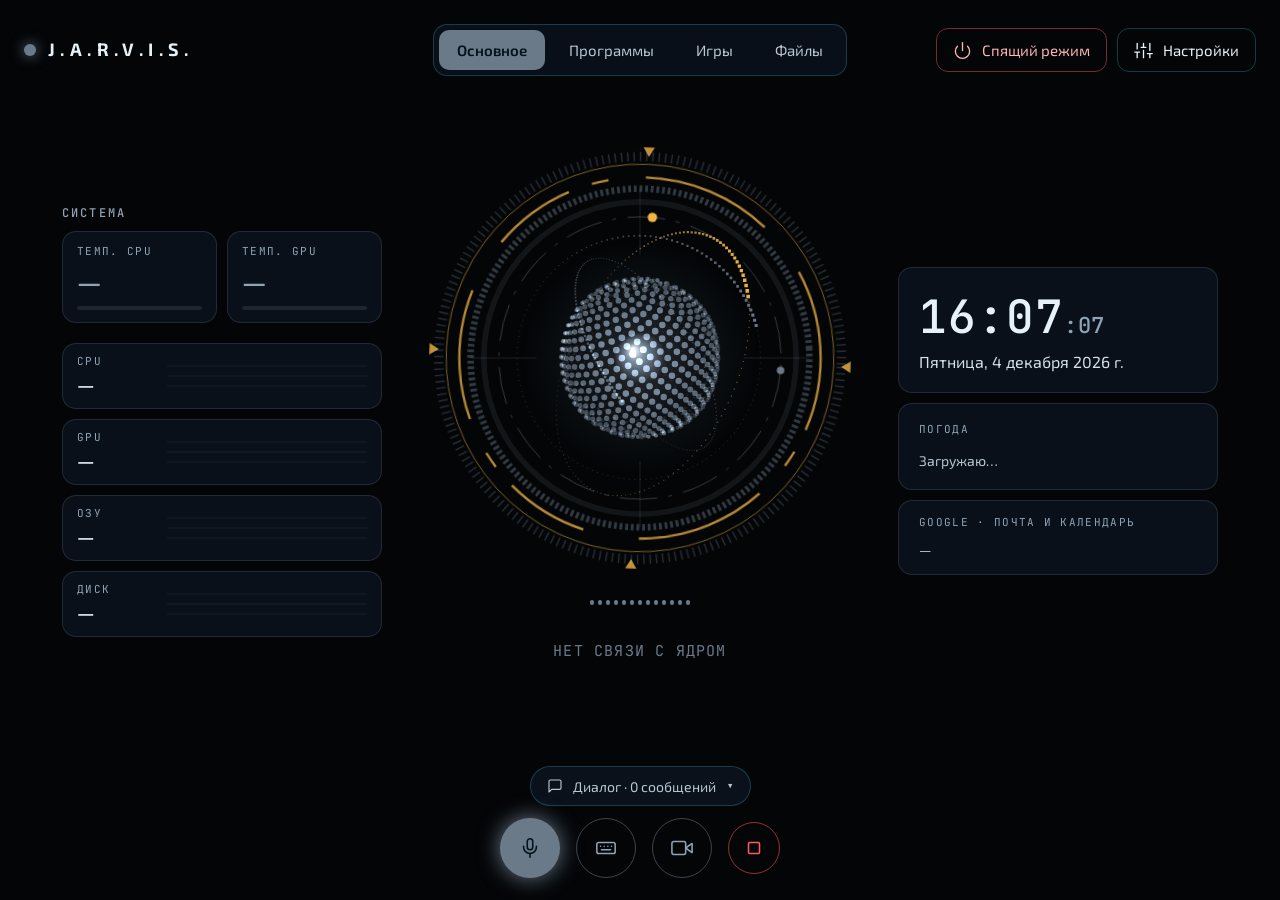
<file: hud/index.html>
<!doctype html>
<html lang="ru">
<head>
<meta charset="utf-8">
<meta name="viewport" content="width=device-width, initial-scale=1">
<title>J.A.R.V.I.S</title>
<link rel="preconnect" href="https://fonts.googleapis.com">
<link href="https://fonts.googleapis.com/css2?family=Exo+2:wght@300;400;600;700&family=JetBrains+Mono:wght@400;500&display=swap" rel="stylesheet">
<link rel="stylesheet" href="style.css">
</head>
<body>
<div class="app" id="app">

  <!-- ═══════════ шапка ═══════════ -->
  <header class="top">
    <div class="brand">
      <span class="brand-dot fade" aria-hidden="true"></span>
      <span class="brand-name">J.A.R.V.I.S.</span>
    </div>
    <nav class="tabs" id="tabs" aria-label="Разделы">
      <button data-tab="home" class="on fade">Основное</button>
      <button data-tab="apps" class="fade">Программы</button>
      <button data-tab="games" class="fade">Игры</button>
      <button data-tab="files" class="fade">Файлы</button>
    </nav>
    <div class="top-actions">
      <button id="btnSleep" class="btn sleep">
        <svg class="ic" viewBox="0 0 24 24" aria-hidden="true"><path d="M12 2v10"/><path d="M18.4 6.6a9 9 0 1 1-12.8 0"/></svg>
        <span>Спящий режим</span>
      </button>
      <button id="btnSettings" class="btn">
        <svg class="ic" viewBox="0 0 24 24" aria-hidden="true"><path d="M4 21v-7M4 10V3M12 21v-9M12 8V3M20 21v-5M20 12V3M1 14h6M9 8h6M17 16h6"/></svg>
        <span>Настройки</span>
      </button>
    </div>
  </header>

  <main>
    <!-- ═══════════ основное ═══════════ -->
    <div class="home" id="home">
      <aside class="side" aria-label="Система">
        <h2 class="cap">СИСТЕМА</h2>
        <div class="temps">
          <div class="card temp" id="tCpu"><span class="lbl">ТЕМП. CPU</span><span class="temp-v">—</span><div class="bar"><b></b></div></div>
          <div class="card temp" id="tGpu"><span class="lbl">ТЕМП. GPU</span><span class="temp-v">—</span><div class="bar"><b></b></div></div>
        </div>
        <div id="meters"></div>
      </aside>

      <div class="center">
        <div class="orb" id="orb" role="img" aria-label="Состояние Джарвиса">
          <!-- Каждое вращающееся кольцо — отдельный слой: его поворачивает видеокарта как готовую
               картинку, без перерисовки сотен штрихов пунктира в каждом кадре. -->
          <div class="dial" id="dial1"><svg viewBox="0 0 440 440" aria-hidden="true">
            <circle class="fade dyn" cx="220" cy="220" r="214" fill="none" stroke-opacity="0.35" stroke-width="10" stroke-dasharray="1.5 5.2"/>
            <circle cx="220" cy="220" r="206" fill="none" stroke="#F2B544" stroke-opacity="0.55" stroke-width="1"/>
            <path d="M220 6 l-6 -10 h12 z M434 220 l10 -6 v12 z M220 434 l-6 10 h12 z M6 220 l-10 -6 v12 z" fill="#F2B544" fill-opacity="0.8"/>
          </svg></div>
          <div class="dial rev" id="dial2"><svg viewBox="0 0 440 440" aria-hidden="true">
            <circle cx="220" cy="220" r="192" fill="none" stroke="#F2B544" stroke-width="2.5" stroke-dasharray="90 26 18 40 140 60" stroke-opacity="0.75"/>
            <circle class="fade dyn" cx="220" cy="220" r="180" fill="none" stroke-width="7" stroke-dasharray="3 3" stroke-opacity="0.45"/>
          </svg></div>
          <div class="dial" id="dial3"><svg viewBox="0 0 440 440" aria-hidden="true">
            <circle class="fade dyn" cx="220" cy="220" r="150" fill="none" stroke-opacity="0.5" stroke-width="1" stroke-dasharray="40 12 4 12"/>
            <circle cx="220" cy="70" r="5" fill="#F2B544"/>
            <circle class="fade dynfill" cx="370" cy="220" r="4"/>
          </svg></div>
          <svg viewBox="0 0 440 440" aria-hidden="true">
            <circle class="fade dyn" cx="220" cy="220" r="166" fill="none" stroke-opacity="0.15" stroke-width="6"/>
            <path class="fade dyn" d="M220 40 V110 M220 330 V400 M40 220 H110 M330 220 H400" stroke-opacity="0.25" stroke-width="1"/>
          </svg>
          <!-- кольцо уровня меняется часто — тоже свой слой, чтобы не перерисовывать остальные -->
          <svg viewBox="0 0 440 440" aria-hidden="true" class="level-layer">
            <circle class="fade dyn" id="levelRing" cx="220" cy="220" r="166" fill="none" stroke-width="6" stroke-linecap="round" pathLength="100" stroke-dasharray="6 100" transform="rotate(-90 220 220)"/>
          </svg>
          <canvas id="sphere" aria-hidden="true"></canvas>
          <div class="badges">
            <span id="captureBadge" class="badge amber hidden">◉ СНИМОК ЭКРАНА</span>
            <span id="camBadge" class="badge red hidden">● КАМЕРА АКТИВНА</span>
          </div>
        </div>
        <div class="levels" id="levels" aria-hidden="true"></div>
        <div class="status" id="status" aria-live="polite">ОЖИДАНИЕ</div>
        <div id="agentLine" class="agent-line hidden">АГЕНТ OPUS · <span id="agentNote"></span></div>
        <div class="subs" aria-live="polite">
          <div id="heard" class="sub user"></div>
          <div id="saying" class="sub jarvis"></div>
        </div>
      </div>

      <aside class="side" aria-label="Время и погода">
        <div class="card clock-card">
          <span class="clock"><span id="clock">--:--</span><small id="seconds">:--</small></span>
          <span class="date" id="date">—</span>
        </div>
        <div class="card weather" id="weather">
          <span class="lbl" id="wCity">ПОГОДА</span>
          <div id="wBody"><span class="w-msg">Загружаю…</span></div>
        </div>
        <div class="card gcard" id="gCard">
          <span class="lbl">GOOGLE · ПОЧТА И КАЛЕНДАРЬ</span>
          <div id="gBody"><span class="w-msg">—</span></div>
        </div>
      </aside>
    </div>

    <!-- ═══════════ программы / игры / файлы ═══════════ -->
    <section class="folder hidden" id="folder">
      <div class="folder-head">
        <h1 id="folderTitle">Программы</h1>
        <span>Скажите «Джарвис, открой …» или нажмите</span>
      </div>
      <div class="tiles" id="tiles"></div>
    </section>
  </main>

  <!-- ═══════════ низ ═══════════ -->
  <div class="dock">
    <button id="btnDialog" class="pill" aria-expanded="false" aria-controls="dialog">
      <svg class="ic" viewBox="0 0 24 24" aria-hidden="true"><path d="M21 15a2 2 0 0 1-2 2H7l-4 4V5a2 2 0 0 1 2-2h14a2 2 0 0 1 2 2z"/></svg>
      <span id="dialogLabel">Диалог · 0 сообщений</span>
      <span class="mono" id="dialogArrow">▾</span>
    </button>
    <div id="dialog" class="dialog hidden">
      <div class="dialog-head">
        <span class="lbl">ДИАЛОГ И ДЕЙСТВИЯ</span>
        <button id="btnClear" class="link">очистить</button>
      </div>
      <div id="log" class="log" role="log" aria-live="polite">
        <div class="empty" id="logEmpty">Скажите «Джарвис, …» или напишите команду.</div>
      </div>
    </div>

    <form id="form" class="kbd hidden" autocomplete="off">
      <label for="input" class="sr">Команда для Джарвиса</label>
      <input id="input" placeholder="Напишите команду…">
      <button type="submit" aria-label="Отправить">
        <svg class="ic" viewBox="0 0 24 24" aria-hidden="true" style="stroke-width:2"><path d="M22 2 11 13M22 2l-7 20-4-9-9-4 20-7z"/></svg>
      </button>
    </form>

    <div class="rounds">
      <button id="btnMic" class="round on fade" aria-label="Микрофон" aria-pressed="true">
        <svg class="ic" viewBox="0 0 24 24" aria-hidden="true"><rect x="9" y="2" width="6" height="12" rx="3"/><path d="M5 10v1a7 7 0 0 0 14 0v-1"/><path d="M12 18v4"/></svg>
      </button>
      <button id="btnKbd" class="round fade" aria-label="Клавиатура" aria-pressed="false">
        <svg class="ic" viewBox="0 0 24 24" aria-hidden="true"><rect x="2" y="6" width="20" height="12" rx="2"/><path d="M6 10h.01M10 10h.01M14 10h.01M18 10h.01M7 14h10"/></svg>
      </button>
      <button id="btnCam" class="round fade" aria-label="Камера" aria-pressed="false">
        <svg class="ic" viewBox="0 0 24 24" aria-hidden="true"><path d="M23 7l-7 5 7 5V7z"/><rect x="1" y="5" width="15" height="14" rx="2"/></svg>
      </button>
      <button id="btnStop" class="round stop" aria-label="Аварийная остановка (Esc, Ctrl+Alt+X)" title="Аварийная остановка — Esc, Ctrl+Alt+X">
        <svg class="ic" viewBox="0 0 24 24" aria-hidden="true"><rect x="6" y="6" width="12" height="12" rx="1.5"/></svg>
      </button>
    </div>
    <div class="hints hidden" id="hints">Пробел (удерживать) — говорить без «Джарвис» · Esc — стоп · F11 — полный экран · Ctrl+Alt+X — стоп из любого окна</div>
  </div>

  <video id="camPreview" class="cam-preview" muted playsinline></video>

  <!-- ═══════════ спящий режим ═══════════ -->
  <div id="sleepOv" class="sleep-ov hidden">
    <span class="sleep-clock" id="sleepClock">--:--</span>
    <span class="date" id="sleepDate">—</span>
    <p>Джарвис спит и откликается только на слово «Джарвис». Камера выключена.</p>
    <button id="btnWake" class="wake-btn">
      <svg class="ic" viewBox="0 0 24 24" aria-hidden="true"><path d="M12 2v10"/><path d="M18.4 6.6a9 9 0 1 1-12.8 0"/></svg>
      Разбудить Джарвиса
    </button>
  </div>

  <!-- ═══════════ настройки ═══════════ -->
  <div id="drawer" class="drawer hidden">
    <button class="drawer-close-area" id="drawerBg" aria-label="Закрыть настройки"></button>
    <aside aria-label="Настройки">
      <div class="drawer-head">
        <h2>Настройки</h2>
        <button id="btnCloseSettings" class="icon-btn" aria-label="Закрыть">
          <svg class="ic" viewBox="0 0 24 24" aria-hidden="true"><path d="M18 6 6 18M6 6l12 12"/></svg>
        </button>
      </div>

      <section>
        <h3 class="cap">МОЗГ</h3>
        <div class="seg">
          <button class="on fade">Claude API</button>
          <button disabled title="Ollama не установлена на этом компьютере">Ollama (локально)</button>
        </div>
        <p class="hint">Модель: <span id="model" class="mono">—</span>. Ollama не установлена — локальный режим недоступен.</p>
      </section>

      <section>
        <h3 class="cap">АВТОНОМНОСТЬ</h3>
        <div class="seg" id="autonomy" role="radiogroup">
          <button data-level="chat" role="radio">Разговор</button>
          <button data-level="confirm" role="radio">С подтв.</button>
          <button data-level="auto" role="radio">Авто</button>
        </div>
        <p class="hint" id="autonomyHint"></p>
      </section>

      <section>
        <h3 class="cap">ПАРАМЕТРЫ</h3>
        <div id="switches"></div>
      </section>

      <section>
        <h3 class="cap">ПОГОДА</h3>
        <form class="city-row" id="cityForm" autocomplete="off">
          <label for="cityInput" class="sr">Город</label>
          <input id="cityInput" class="field" placeholder="Город, например Казань">
          <button class="btn-sm primary" type="submit">Сохранить</button>
        </form>
        <p class="hint">Данные Open-Meteo, обновление раз в 15 минут.</p>
      </section>

      <section>
        <h3 class="cap">GOOGLE</h3>
        <p class="hint" id="gStatus">—</p>
        <div class="city-row">
          <button class="btn-sm primary" id="btnGoogleConnect">Подключить Google</button>
          <button class="btn-sm hidden" id="btnGoogleDisconnect">Отключить</button>
        </div>
        <p class="hint">Почта Gmail, Календарь и Карты. Джарвис читает письма и события только по вашей просьбе,
          письмо отправляет только после вашего «да».</p>
      </section>

      <section>
        <h3 class="cap">УСТРОЙСТВА</h3>
        <div class="kv"><span>Микрофон</span><span id="micName">—</span></div>
        <div class="kv"><span>Голос</span><span id="ttsInfo">—</span></div>
      </section>

      <section>
        <h3 class="cap">ГОРЯЧИЕ КЛАВИШИ</h3>
        <div class="kv"><span>Говорить без «Джарвис» (удерживать)</span><span>Пробел</span></div>
        <div class="kv"><span>Аварийная остановка</span><span>Esc</span></div>
        <div class="kv"><span>Стоп из любого окна</span><span>Ctrl+Alt+X</span></div>
        <div class="kv"><span>Полный экран</span><span>F11</span></div>
      </section>
    </aside>
  </div>

  <div id="toasts" class="toasts" aria-live="assertive"></div>

  <!-- ═══════════ подтверждение ═══════════ -->
  <div id="confirm" class="confirm hidden" role="dialog" aria-modal="true" aria-labelledby="confirmText">
    <div class="confirm-box">
      <div class="confirm-head"><span id="confirmRisk" class="risk">ПОДТВЕРЖДЕНИЕ</span><span class="confirm-timer"><b id="confirmBar"></b></span></div>
      <div id="confirmText" class="confirm-text"></div>
      <div class="hint">Скажите «да» или «нет» — или нажмите кнопку</div>
      <div class="confirm-actions">
        <button id="confirmNo" class="btn-no">НЕТ <kbd>Esc</kbd></button>
        <button id="confirmYes" class="btn-yes">ДА, ВЫПОЛНИТЬ <kbd>Enter</kbd></button>
      </div>
    </div>
  </div>
</div>

<script src="app.js"></script>
</body>
</html>
</file>
<file: hud/style.css>
/* ════════════════ J.A.R.V.I.S HUD — основной экран ════════════════ */
:root {
  --bg: #030507;
  --panel: rgba(13, 21, 32, 0.75);
  --panel-solid: #0A111A;
  --line: rgba(143, 163, 181, 0.18);
  --line-acc: rgba(79, 216, 255, 0.22);
  --text: #E6F1F8;
  --text-2: #D5E1EA;
  --soft: #B8C7D4;
  --muted: #8FA3B5;
  --amber: #F2B544;
  --warn: #FFB347;
  --red: #FF5A5F;
  --green: #5BE49B;
  --ink: #04121A;                 /* текст на акцентном фоне */
  --accent: #2EE6C8;              /* меняется по состоянию Джарвиса */
  --font: "Exo 2", system-ui, sans-serif;
  --mono: "JetBrains Mono", Consolas, monospace;
}

* { box-sizing: border-box; }
html, body { height: 100%; margin: 0; }
body {
  background: var(--bg); color: var(--text); font: 400 15px/1.4 var(--font);
  overflow: hidden; user-select: none;
}
button { font-family: inherit; color: inherit; cursor: pointer; }
button:focus-visible, input:focus-visible { outline: 2px solid var(--accent); outline-offset: 2px; }
.hidden { display: none !important; }
.mono { font-family: var(--mono); }
.fade { transition: color .6s ease, background-color .6s ease, border-color .6s ease, box-shadow .6s ease,
        stroke .6s ease, fill .6s ease; }
svg.ic { width: 19px; height: 19px; fill: none; stroke: currentColor; stroke-width: 1.7;
         stroke-linecap: round; stroke-linejoin: round; flex: none; }
.cap { margin: 0; font: 500 12px var(--mono); letter-spacing: .18em; color: var(--muted); }
.lbl { font: 400 11px var(--mono); letter-spacing: .12em; color: var(--muted); }

/* ── каркас ── */
.app {
  position: relative; height: 100%; display: flex; flex-direction: column; align-items: center;
  padding: 24px 24px 22px; gap: 12px;
}

/* ── шапка ── */
/* три колонки: логотип | вкладки строго по центру | кнопки */
.top { width: 100%; max-width: 1280px; display: grid; grid-template-columns: 1fr auto 1fr; align-items: center; gap: 16px;
       position: relative; z-index: 10; }  /* шапка всегда поверх: высокий контент не должен перекрывать вкладки */
.top .tabs { justify-self: center; }
.top .top-actions { justify-self: end; }
.brand { display: flex; align-items: center; gap: 12px; min-width: 180px; justify-self: start; }
.brand-dot { width: 12px; height: 12px; border-radius: 50%; background: var(--accent); box-shadow: 0 0 14px var(--accent); }
.brand-name { font-weight: 700; font-size: 18px; letter-spacing: .3em; }
.tabs { display: flex; flex-wrap: wrap; gap: 6px; padding: 5px; border-radius: 14px;
        border: 1px solid var(--line-acc); background: rgba(13, 21, 32, 0.7); }
.tabs button { min-height: 40px; padding: 0 18px; border-radius: 10px; border: none; font-size: 15px;
               background: transparent; color: var(--soft); }
.tabs button:hover { color: var(--text); }
.tabs button.on { background: var(--accent); color: var(--ink); font-weight: 600; }
.top-actions { min-width: 180px; display: flex; justify-content: flex-end; gap: 10px; }
.btn { height: 44px; padding: 0 16px; border-radius: 12px; border: 1px solid rgba(79,216,255,0.25);
       background: transparent; color: var(--text); display: flex; align-items: center; gap: 10px; font-size: 15px; }
.btn:hover { background: rgba(79,216,255,0.06); }
.btn.sleep { border-color: rgba(255,90,95,0.45); color: #FFB4B6; }
.btn.sleep:hover { background: rgba(255,90,95,0.08); }

/* ── основная часть ── */
main { flex: 1 1 auto; min-height: 0; width: 100%; max-width: 1280px; display: flex; flex-direction: column;
       align-items: center; justify-content: safe center; }  /* safe — не вылезать вверх при нехватке места */
.home { width: 100%; display: flex; align-items: center; justify-content: center; gap: 28px; }
.side { flex: 1 1 260px; max-width: 320px; display: flex; flex-direction: column; gap: 10px; }
.card { border: 1px solid var(--line); border-radius: 14px; background: var(--panel); }

/* система */
.temps { display: grid; grid-template-columns: repeat(2, minmax(0, 1fr)); gap: 10px; }
.temp { padding: 12px 14px; display: flex; flex-direction: column; gap: 4px; }
.temp-v { font-size: 28px; font-weight: 600; color: var(--muted); }
.temp-v small { font-size: 15px; color: var(--muted); }
.bar { height: 4px; border-radius: 2px; background: rgba(143,163,181,0.15); overflow: hidden; }
.bar b { display: block; height: 4px; border-radius: 2px; width: 0; background: var(--muted); transition: width .6s, background .6s; }
.meter { padding: 10px 14px; display: flex; align-items: center; gap: 12px; }
.meter-l { width: 78px; display: flex; flex-direction: column; gap: 2px; flex: none; }
.meter-v { font-size: 20px; font-weight: 600; white-space: nowrap; }
.meter-v small { font-size: 13px; color: var(--muted); }
.meter svg { flex: 1; min-width: 0; height: 40px; }

/* центр: сфера */
.center { flex: 0 1 460px; min-width: 0; display: flex; flex-direction: column; align-items: center; gap: 18px; text-align: center;
          margin-top: 4vh; }  /* сфера ниже середины — подальше от вкладок, но с подписью влезает по высоте */
.orb { position: relative; width: min(460px, 46vh, 82vw); aspect-ratio: 1 / 1; }
/* графика сферы клики не принимает: повёрнутые слои колец углами заходят на вкладки и перехватывали их */
.orb svg, .orb canvas { position: absolute; inset: 0; width: 100%; height: 100%; overflow: visible; pointer-events: none; }
.orb .dial { pointer-events: none; }
/* вращающиеся кольца и кольцо уровня — отдельные слои композитора (поворот без перерисовки) */
/* вращение задаёт app.js в том же кадре, что и сферу (на обоях 30 кадров/с вместо 60 у CSS-анимации) */
.dial { position: absolute; inset: 0; will-change: transform; }
.level-layer, .orb canvas { will-change: transform; }
#levelRing { transition: opacity .4s ease; }
.dial.rev { animation-direction: reverse; }
@keyframes spin { to { transform: rotate(360deg); } }
.badges { position: absolute; top: 4px; left: 0; right: 0; display: flex; justify-content: center; gap: 8px; pointer-events: none; }
.badge { font: 500 11px var(--mono); letter-spacing: .12em; padding: 4px 10px; border-radius: 999px; background: rgba(3,5,7,.85); }
.badge.amber { color: var(--warn); border: 1px solid rgba(255,179,71,.5); }
.badge.red { color: var(--red); border: 1px solid rgba(255,90,95,.6); animation: blink 1.2s steps(2) infinite; }
@keyframes blink { 50% { opacity: .35; } }
.levels { display: flex; align-items: center; gap: 4px; height: 40px; }
.levels span { width: 4px; height: 4px; border-radius: 2px; background: var(--accent); transition: background-color .6s; }
.status { font: 400 15px var(--mono); letter-spacing: .08em; color: var(--accent); min-height: 21px; }
.agent-line { font: 500 13px var(--mono); color: var(--warn); }
.subs { min-height: 48px; max-width: 520px; display: flex; flex-direction: column; gap: 4px; }
.sub { font-size: 15px; line-height: 1.35; }
.sub.user { color: var(--muted); }
.sub.jarvis { color: var(--text-2); font-size: 17px; }

/* время и погода */
.clock-card { padding: 18px 20px; display: flex; flex-direction: column; gap: 4px; }
.clock { font: 500 46px var(--mono); letter-spacing: .02em; }
.clock small { font-size: 22px; color: var(--muted); }
.date { font-size: 16px; color: var(--text-2); }
.weather { padding: 18px 20px; display: flex; flex-direction: column; gap: 14px; }
.w-now { display: flex; align-items: center; gap: 16px; }
.w-now svg { width: 56px; height: 56px; stroke: var(--accent); stroke-width: 1.3; fill: none; stroke-linecap: round; stroke-linejoin: round; flex: none; }
.w-temp { font-size: 40px; font-weight: 600; line-height: 1; }
.w-desc { font-size: 14px; color: var(--soft); }
.w-grid { display: grid; grid-template-columns: repeat(3, minmax(0, 1fr)); gap: 8px; font-size: 13px; color: var(--soft); }
.w-grid > div { display: flex; flex-direction: column; gap: 2px; }
.w-grid .lbl { font-size: 11px; }
.w-days { border-top: 1px solid rgba(143,163,181,0.15); padding-top: 12px; text-align: center; }
.w-days > div { gap: 4px; }
.w-msg { font-size: 14px; color: var(--soft); }
.gcard { padding: 14px 20px; display: flex; flex-direction: column; gap: 10px; }
.g-row { display: flex; align-items: center; gap: 12px; font-size: 14px; color: var(--soft); }
.g-row svg { width: 20px; height: 20px; flex: none; stroke: var(--accent); fill: none; stroke-width: 1.6;
             stroke-linecap: round; stroke-linejoin: round; }
.g-row b { color: var(--text); font-weight: 600; }
.link { background: none; border: none; padding: 0; color: var(--accent); text-decoration: underline; font-size: 14px; }

/* вкладки с плитками */
.folder { width: 100%; max-width: 980px; max-height: 100%; display: flex; flex-direction: column; gap: 20px; overflow: auto; padding: 4px; }
.folder-head { display: flex; align-items: baseline; justify-content: space-between; gap: 12px; flex-wrap: wrap; }
.folder-head h1 { margin: 0; font-size: 30px; font-weight: 600; }
.folder-head span { font: 13px var(--mono); color: var(--muted); }
.tiles { display: grid; grid-template-columns: repeat(auto-fill, minmax(170px, 1fr)); gap: 14px; }
.tile-wrap { position: relative; }
.tile { width: 100%; min-height: 120px; border-radius: 16px; border: 1px solid var(--line-acc); background: rgba(13,21,32,0.8);
        color: var(--text); display: flex; flex-direction: column; align-items: flex-start; justify-content: space-between;
        gap: 12px; padding: 16px; text-align: left; }
.tile:hover { border-color: rgba(143,163,181,0.6); background: rgba(143,163,181,0.08); }
.tile-ic { width: 42px; height: 42px; border-radius: 12px; border: 1px solid rgba(79,216,255,0.35); display: flex;
           align-items: center; justify-content: center; font-weight: 700; font-size: 18px; color: var(--accent); }
.tile-img { width: 48px; height: 48px; object-fit: contain; filter: drop-shadow(0 2px 6px rgba(0,0,0,.5)); }
.tiles.covers { grid-template-columns: repeat(auto-fill, minmax(230px, 1fr)); }
.tile.cover { padding: 0; overflow: hidden; gap: 0; justify-content: flex-start; min-height: 0; }
.tile.cover img { display: block; width: 100%; aspect-ratio: 460 / 215; object-fit: cover; background: #0A111A; }
.tile.cover .tile-body { padding: 10px 14px 12px; }
.tile-name { font-size: 16px; font-weight: 600; overflow-wrap: anywhere; }
.tile-hint { font: 12px var(--mono); color: var(--muted); overflow-wrap: anywhere; }
.tile-x { position: absolute; top: 8px; right: 8px; width: 32px; height: 32px; border-radius: 8px; border: none;
          background: transparent; color: var(--muted); display: flex; align-items: center; justify-content: center; opacity: 0; }
.tile-wrap:hover .tile-x, .tile-x:focus-visible { opacity: 1; }
.tile-x:hover { color: var(--red); background: rgba(255,90,95,0.1); }
.tile.add { border-style: dashed; border-color: rgba(143,163,181,0.45); background: transparent; color: var(--muted);
            align-items: center; justify-content: center; font-size: 15px; gap: 8px; }
.tile.add-split { cursor: default; }
.tile.add-split:hover { border-color: rgba(143,163,181,0.45); background: transparent; }
.add-title { display: flex; align-items: center; gap: 8px; }
.add-choices { display: flex; gap: 8px; }
.add-choices .btn-sm { color: var(--soft); }
.add-choices .btn-sm:hover { color: var(--text); border-color: var(--accent); background: rgba(79,216,255,0.06); }
.add-form { border: 1px solid var(--line-acc); border-radius: 16px; background: rgba(13,21,32,0.9); padding: 14px;
            display: flex; flex-direction: column; gap: 10px; grid-column: span 2; }
.field { height: 40px; border-radius: 10px; border: 1px solid var(--line); background: rgba(3,5,7,.6); color: var(--text);
         font: 15px var(--font); padding: 0 12px; width: 100%; user-select: text; }
.add-actions { display: flex; gap: 8px; justify-content: flex-end; }
.btn-sm { min-height: 40px; padding: 0 14px; border-radius: 10px; border: 1px solid var(--line-acc); background: transparent; font-size: 14px; }
.btn-sm.primary { background: var(--accent); color: var(--ink); border-color: transparent; font-weight: 600; }

/* ── низ: диалог, ввод, кнопки ── */
.dock { width: 100%; max-width: 760px; display: flex; flex-direction: column; align-items: center; gap: 12px; }
.pill { height: 40px; padding: 0 16px; border-radius: 999px; border: 1px solid var(--line-acc); background: rgba(13,21,32,0.8);
        color: var(--soft); display: flex; align-items: center; gap: 10px; font-size: 14px; }
.pill svg { width: 16px; height: 16px; }
.dialog { width: 100%; border: 1px solid var(--line-acc); border-radius: 16px; background: rgba(13,21,32,0.92);
          padding: 12px 16px; display: flex; flex-direction: column; gap: 8px; max-height: 34vh; }
.dialog-head { display: flex; justify-content: space-between; align-items: center; }
.log { overflow-y: auto; display: flex; flex-direction: column; gap: 10px; padding-right: 4px; user-select: text; }
.msg .t { margin: 0; font-size: 17px; line-height: 1.4; white-space: pre-wrap; }
.msg.user .t { font-size: 15px; color: var(--muted); }
.msg.user .t::before { content: "— "; }
.msg .meta { font: 11px var(--mono); color: var(--muted); letter-spacing: .08em; margin-bottom: 2px; }
.msg.live .t::after { content: "▍"; color: var(--accent); animation: blink 1s steps(2) infinite; }
.msg.system { font: 12px var(--mono); color: var(--muted); text-align: center; }
.msg.system.alert { color: var(--red); }
.action { display: flex; gap: 8px; align-items: baseline; font: 12px var(--mono); color: var(--soft); }
.action .ic { width: 14px; text-align: center; }
.action.ok .ic { color: var(--green); } .action.fail .ic { color: var(--red); } .action.run .ic { color: var(--warn); }
.action .st { margin-left: auto; color: var(--muted); white-space: nowrap; }
.no-log .action { display: none; }
.empty { color: var(--muted); font-size: 14px; text-align: center; padding: 8px 0; }
.kbd { width: 100%; display: flex; align-items: center; gap: 10px; border: 1px solid rgba(79,216,255,0.3); border-radius: 14px;
       background: rgba(13,21,32,0.9); padding: 6px 6px 6px 16px; }
.kbd input { flex: 1; min-width: 0; height: 44px; background: transparent; border: none; outline: none; color: var(--text);
             font: 16px var(--font); user-select: text; }
.kbd button { width: 44px; height: 44px; border-radius: 10px; border: none; background: var(--accent); color: var(--ink);
              display: flex; align-items: center; justify-content: center; }
.sr { position: absolute; width: 1px; height: 1px; overflow: hidden; clip: rect(0 0 0 0); }
.rounds { display: flex; gap: 16px; align-items: center; }
.round { width: 60px; height: 60px; border-radius: 50%; display: flex; align-items: center; justify-content: center;
         border: 1px solid rgba(143,163,181,0.4); background: transparent; color: var(--muted); }
.round svg { width: 22px; height: 22px; }
.round:hover { color: var(--text); }
.round.on { border-color: transparent; background: var(--accent); color: var(--ink); box-shadow: 0 0 22px var(--accent); }
.round.ask { animation: ask 1s ease-in-out infinite; }
@keyframes ask { 50% { box-shadow: 0 0 0 6px rgba(255,179,71,.45); border-color: var(--warn); } }
.round.stop { border-color: rgba(255,90,95,0.55); color: var(--red); width: 52px; height: 52px; }
.round.stop:hover { background: rgba(255,90,95,0.12); }
.hints { font: 12px var(--mono); color: var(--muted); text-align: center; }
.cam-preview { position: absolute; left: 24px; bottom: 24px; width: 200px; border-radius: 12px; border: 1px solid var(--red);
               display: none; background: #000; }
.cam-preview.live { display: block; }

/* ── спящий режим ── */
.sleep-ov { position: absolute; inset: 0; z-index: 40; background: rgba(2,3,5,0.86); display: flex; flex-direction: column;
            align-items: center; justify-content: flex-end; gap: 18px; padding: 0 24px 64px; text-align: center; }
.sleep-clock { font: 500 72px var(--mono); color: #C9D4DD; }
.sleep-ov .date, .sleep-ov p { color: var(--muted); margin: 0; }
.wake-btn { min-height: 52px; padding: 0 28px; border-radius: 999px; border: 1px solid rgba(46,230,200,0.6); background: transparent;
            color: #2EE6C8; display: flex; align-items: center; gap: 10px; font-size: 17px; }
.wake-btn:hover { background: rgba(46,230,200,0.08); }

/* ── настройки ── */
.drawer { position: absolute; inset: 0; z-index: 50; background: rgba(3,5,7,0.6); display: flex; justify-content: flex-end; }
.drawer-close-area { flex: 1; border: none; background: transparent; }
.drawer aside { width: 420px; max-width: 100%; background: var(--panel-solid); border-left: 1px solid rgba(79,216,255,0.2);
                padding: 28px 26px; display: flex; flex-direction: column; gap: 22px; overflow-y: auto; user-select: text; }
.drawer-head { display: flex; align-items: center; justify-content: space-between; }
.drawer-head h2 { margin: 0; font-size: 24px; font-weight: 600; }
.icon-btn { width: 44px; height: 44px; border-radius: 10px; border: 1px solid rgba(79,216,255,0.25); background: transparent;
            display: flex; align-items: center; justify-content: center; }
.drawer section { display: flex; flex-direction: column; gap: 10px; }
.seg { display: flex; gap: 6px; padding: 4px; border-radius: 12px; border: 1px solid var(--line-acc); }
.seg button { flex: 1; min-height: 40px; padding: 0 10px; border-radius: 10px; border: none; background: transparent; color: var(--soft); font-size: 14px; }
.seg button.on { background: var(--accent); color: var(--ink); font-weight: 600; }
.seg button:disabled { opacity: .45; cursor: not-allowed; }
.hint { margin: 0; font-size: 12px; color: var(--muted); }
.sw { min-height: 52px; display: flex; align-items: center; justify-content: space-between; gap: 12px; border: none;
      border-bottom: 1px solid rgba(143,163,181,0.12); background: transparent; text-align: left; padding: 6px 0; width: 100%; }
.sw span:first-child { display: flex; flex-direction: column; gap: 2px; }
.sw .t1 { font-size: 15px; } .sw .t2 { font-size: 12px; color: var(--muted); }
.track { flex: none; width: 46px; height: 26px; border-radius: 13px; display: flex; align-items: center; padding: 3px;
         background: #2A3644; justify-content: flex-start; }
.track i { width: 20px; height: 20px; border-radius: 50%; background: var(--muted); }
.sw[aria-checked="true"] .track { background: var(--accent); justify-content: flex-end; }
.sw[aria-checked="true"] .track i { background: var(--ink); }
.kv { display: flex; justify-content: space-between; gap: 12px; font-size: 14px; color: var(--soft); }
.kv span:last-child { font-family: var(--mono); text-align: right; overflow-wrap: anywhere; }
.city-row { display: flex; gap: 8px; }

/* ── уведомления и подтверждение ── */
.toasts { position: absolute; top: 84px; right: 24px; z-index: 60; display: flex; flex-direction: column; gap: 8px; max-width: 360px; }
.toast { padding: 10px 14px; border-radius: 12px; border: 1px solid var(--line-acc); background: rgba(10,17,26,.96); font-size: 14px; }
.toast.alert { border-color: rgba(255,90,95,.6); color: #FFB4B6; }
.confirm { position: absolute; inset: 0; z-index: 70; display: grid; place-items: center; background: rgba(2,4,7,.74); padding: 16px; }
.confirm-box { width: min(520px, 100%); border: 1px solid rgba(255,90,95,.55); border-radius: 18px; background: var(--panel-solid);
               padding: 22px; display: flex; flex-direction: column; gap: 14px; }
.confirm-box.normal { border-color: rgba(255,179,71,.5); }
.confirm-head { display: flex; justify-content: space-between; align-items: center; gap: 12px; }
.risk { font: 500 12px var(--mono); letter-spacing: .14em; color: var(--red); }
.confirm-box.normal .risk { color: var(--warn); }
.confirm-timer { flex: 1; max-width: 140px; height: 4px; border-radius: 2px; background: rgba(143,163,181,.15); overflow: hidden; }
.confirm-timer b { display: block; height: 100%; background: currentColor; color: var(--red); transform-origin: left; }
.confirm-text { font-size: 18px; line-height: 1.4; overflow-wrap: anywhere; }
.confirm-actions { display: flex; gap: 10px; justify-content: flex-end; }
.btn-no, .btn-yes { min-height: 44px; padding: 0 18px; border-radius: 12px; font-size: 15px; }
.btn-no { border: 1px solid var(--line-acc); background: transparent; }
.btn-yes { border: none; background: var(--red); color: #1A0405; font-weight: 600; }
.confirm-box.normal .btn-yes { background: var(--warn); }
kbd { font: 500 10px var(--mono); opacity: .6; margin-left: 6px; }

/* вспышка при снимке экрана */
body.flash::after { content: ""; position: fixed; inset: 0; pointer-events: none; z-index: 55;
  box-shadow: inset 0 0 0 3px var(--warn), inset 0 0 80px rgba(255,179,71,.3); animation: flash .9s ease-out forwards; }
@keyframes flash { from { opacity: 1; } to { opacity: 0; } }

/* ── узкое окно / компактный режим: только сфера и кнопки ── */
@media (max-width: 900px) {
  .side { display: none; }
  .top { grid-template-columns: auto 1fr auto; }
  .brand, .top-actions { min-width: 0; }
  .orb { width: min(420px, 46vh, 86vw); }
}
@media (max-width: 560px) {
  .app { padding: 14px 12px; }
  .tabs, .btn span { display: none; }
  .btn { padding: 0 12px; }
  .rounds { gap: 10px; }
  .round { width: 52px; height: 52px; }
  .sleep-clock { font-size: 52px; }
}
@media (max-height: 760px) {
  .app { gap: 6px; padding-top: 14px; }
  .center { gap: 10px; }
  .subs { min-height: 0; }
}
@media (prefers-reduced-motion: reduce) { .dial { animation: none; } }

/* ── интерфейс на обоях рабочего стола (?wallpaper): рабочий, клики и клавиши пересылает wallpaper.py.
   Камеры нет: окно обоев не может показать запрос разрешения браузера. ── */
html.wallpaper body { padding: var(--wp-top, 0px) var(--wp-right, 0px) var(--wp-bottom, 0px) var(--wp-left, 0px); }
html.wallpaper #btnCam, html.wallpaper .cam-preview { display: none !important; }
</file>
